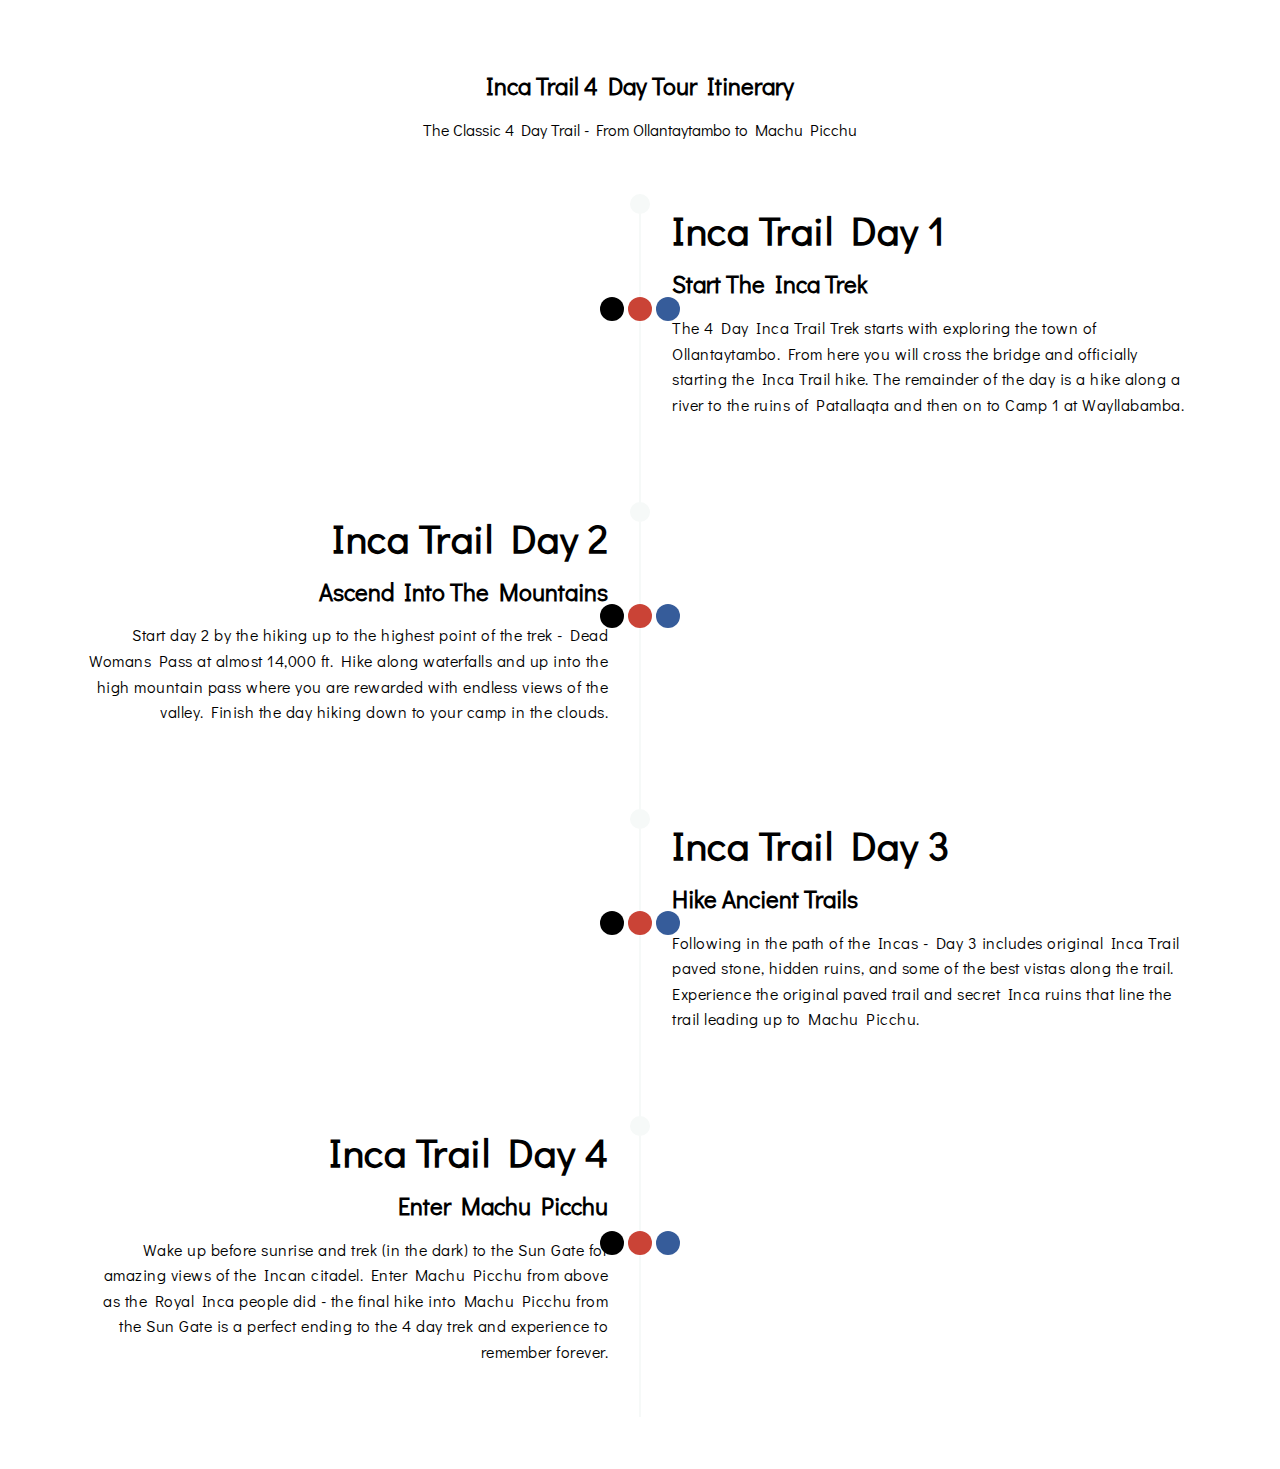
<file: timelinecopy.html>
<!DOCTYPE html>
<html amp="">
<head>

  <meta charset="UTF-8">
  <meta http-equiv="X-UA-Compatible" content="IE=edge">

  <meta name="twitter:card" content="summary_large_image">
  <meta name="twitter:image:src" content="">
  <meta property="og:image" content="">
  <meta name="twitter:title" content="Home">
  <meta name="viewport" content="width=device-width, initial-scale=1, minimum-scale=1">
  <meta name="description" content="">
  <meta name="amp-script-src" content="">

  <title>Home</title>

<link rel="canonical" href="./">
 <style amp-boilerplate="">body{-webkit-animation:-amp-start 8s steps(1,end) 0s 1 normal both;-moz-animation:-amp-start 8s steps(1,end) 0s 1 normal both;-ms-animation:-amp-start 8s steps(1,end) 0s 1 normal both;animation:-amp-start 8s steps(1,end) 0s 1 normal both}@-webkit-keyframes -amp-start{from{visibility:hidden}to{visibility:visible}}@-moz-keyframes -amp-start{from{visibility:hidden}to{visibility:visible}}@-ms-keyframes -amp-start{from{visibility:hidden}to{visibility:visible}}@-o-keyframes -amp-start{from{visibility:hidden}to{visibility:visible}}@keyframes -amp-start{from{visibility:hidden}to{visibility:visible}}</style>
<noscript><style amp-boilerplate>body{-webkit-animation:none;-moz-animation:none;-ms-animation:none;animation:none}</style></noscript>
<link href="https://fonts.googleapis.com/css?family=Didact+Gothic:400&display=swap" rel="stylesheet">

 <style amp-custom="">
div,span,h1,h2,h3,h4,h5,h6,p,blockquote,a,ol,ul,li,figcaption,textarea,input{font: inherit;}*{-webkit-box-sizing: border-box;box-sizing: border-box;outline: none;}*:focus{outline: none;}body{position: relative;font-style: normal;line-height: 1.5;color: #000000;}section{background-color: #ffffff;background-position: 50% 50%;background-repeat: no-repeat;background-size: cover;overflow: hidden;padding: 30px 0;}h1,h2,h3,h4,h5,h6{margin: 0;padding: 0;}p,li,blockquote{letter-spacing: 0.5px;line-height: 1.7;}ul,ol,blockquote,p{margin-bottom: 0;margin-top: 0;}a{cursor: pointer;}a,a:hover{text-decoration: none;}a.mbr-iconfont:hover{text-decoration: none;}h1,h2,h3,h4,h5,h6,.display-1,.display-2,.display-4,.display-5,.display-7{word-break: break-word;word-wrap: break-word;}b,strong{font-weight: bold;}blockquote{padding: 10px 0 10px 20px;position: relative;border-left: 3px solid;}input:-webkit-autofill,input:-webkit-autofill:hover,input:-webkit-autofill:focus,input:-webkit-autofill:active{-webkit-transition-delay: 9999s;transition-delay: 9999s;-webkit-transition-property: background-color,color;-o-transition-property: background-color,color;transition-property: background-color,color;}html,body{height: auto;min-height: 100vh;}.mbr-section-title{margin: 0;padding: 0;font-style: normal;line-height: 1.2;width: 100%;}.mbr-section-subtitle{line-height: 1.3;width: 100%;}.mbr-text{font-style: normal;line-height: 1.6;width: 100%;}.mbr-white{color: #ffffff;}.mbr-black{color: #000000;}.align-left{text-align: left;}.align-left .list-item{justify-content: flex-start;}.align-center{text-align: center;}.align-center .list-item{justify-content: center;}.align-right{text-align: right;}.align-right .list-item{justify-content: flex-end;}@media (max-width: 767px){.align-left,.align-center,.align-right{text-align: center;}.align-left .list-item,.align-center .list-item,.align-right .list-item{justify-content: center;}}.mbr-light{font-weight: 300;}.mbr-regular{font-weight: 400;}.mbr-semibold{font-weight: 500;}.mbr-bold{font-weight: 700;}.icons-list a{margin: 0 1rem 0 0;}.icons-list a:last-child{margin: 0;}.mbr-figure{align-self: center;}.hidden{visibility: hidden;}.super-hide{display: none;}.inactive{-webkit-user-select: none;-moz-user-select: none;-ms-user-select: none;user-select: none;pointer-events: none;-webkit-user-drag: none;user-drag: none;}.mbr-overlay{position: absolute;bottom: 0;left: 0;right: 0;top: 0;z-index: 0;}.map-placeholder{display: none;}.map-placeholder h4{padding-top: 5rem;color: #767676;text-align: center;}.google-map,.google-map iframe{position: relative;width: 100%;height: 400px;}@media (max-width: 992px){.google-map,.google-map iframe{padding: 0;margin: 0;}}amp-img{width: 100%;}amp-img img{max-height: 100%;max-width: 100%;}img.mbr-temp{width: 100%;}.rounded{border-radius: 50%;}.is-builder .nodisplay + img[async],.is-builder .nodisplay + img[decoding="async"],.is-builder amp-img > a + img[async],.is-builder amp-img > a + img[decoding="async"]{display: none;}html:not(.is-builder) amp-img > a{position: absolute;top: 0;bottom: 0;left: 0;right: 0;z-index: 1;}.is-builder .temp-amp-sizer{position: absolute;}.is-builder amp-youtube .temp-amp-sizer,.is-builder amp-vimeo .temp-amp-sizer{position: static;}.mobirise-spinner{position: absolute;top: 50%;left: 40%;margin-left: 10%;-webkit-transform: translate3d(-50%,-50%,0);z-index: 4;}.mobirise-spinner em{width: 24px;height: 24px;background: #3ac;border-radius: 100%;display: inline-block;-webkit-animation: slide 1s infinite;}.mobirise-spinner em:nth-child(1){-webkit-animation-delay: 0.1s;}.mobirise-spinner em:nth-child(2){-webkit-animation-delay: 0.2s;}.mobirise-spinner em:nth-child(3){-webkit-animation-delay: 0.3s;}@-moz-keyframes slide{0%{-webkit-transform: scale(1);}50%{opacity: 0.3;-webkit-transform: scale(2);}100%{-webkit-transform: scale(1);}}@-webkit-keyframes slide{0%{-webkit-transform: scale(1);}50%{opacity: 0.3;-webkit-transform: scale(2);}100%{-webkit-transform: scale(1);}}@-o-keyframes slide{0%{-webkit-transform: scale(1);}50%{opacity: 0.3;-webkit-transform: scale(2);}100%{-webkit-transform: scale(1);}}@keyframes slide{0%{-webkit-transform: scale(1);}50%{opacity: 0.3;-webkit-transform: scale(2);}100%{-webkit-transform: scale(1);}}.mobirise-loader .amp-active > div{display: none;}.iconfont-wrapper{display: inline-block;}.mbr-flex{display: flex;}.flex-wrap{flex-wrap: wrap;}.mbr-jc-s{justify-content: flex-start;}.mbr-jc-c{justify-content: center;}.mbr-jc-e{justify-content: flex-end;}.mbr-row-reverse{flex-direction: row-reverse;}.mbr-column{flex-direction: column;}amp-img,img{height: 100%;width: 100%;}.hidden-slide{display: none;}.visible-slide{display: flex;}section,.container,.container-fluid{position: relative;word-wrap: break-word;}.mbr-fullscreen .mbr-overlay{min-height: 100vh;}.mbr-fullscreen{display: flex;align-items: center;height: 100vh;min-height: 100vh;padding: 3rem 0;}.container{padding: 0 1rem;width: 100%;margin-right: auto;margin-left: auto;}@media (max-width: 767px){.container{max-width: 540px;}} @media (min-width: 768px){.container{max-width: 720px;}} @media (min-width: 992px){.container{max-width: 960px;}} @media (min-width: 1200px){.container{max-width: 1140px;}}.container-fluid{width: 100%;padding: 0 1rem;}.btn{position: relative;font-weight: 700;margin: 0.4rem 0.8rem;border: 2px solid;font-style: normal;white-space: normal;transition: all 0.2s ease-in-out,box-shadow 2s ease-in-out;display: inline-flex;align-items: center;justify-content: center;word-break: break-word;overflow: hidden;line-height: 1.5;letter-spacing: 1px;}.btn-form{padding: 1rem 2rem;}.btn-form:hover{cursor: pointer;}.btn{padding: 10px 30px;border-radius: 0;}.btn-sm{padding: 10px 30px;border-radius: 0;}.btn-md{padding: 10px 30px;border-radius: 0;}.btn-lg{padding: 10px 30px;border-radius: 0;}form .btn,form .mbr-section-btn{margin: 0;}.note-popover .btn:after{display: none;}.mbr-section-btn{margin: 0 -0.8rem;font-size: 0;}nav .mbr-section-btn{margin-left: 0rem;margin-right: 0rem;}.btn .mbr-iconfont,.btn.btn-md .mbr-iconfont{cursor: pointer;margin: 0 0.8rem 0 0;}.btn-sm .mbr-iconfont{margin: 0 0.5rem 0 0;}[type="submit"]{-webkit-appearance: none;}section.menu{min-height: 50px;overflow: visible;padding: 0;}.menu-container{display: flex;-webkit-box-pack: justify;-ms-flex-pack: justify;justify-content: space-between;align-items: center;min-height: 50px;}@media (max-width: 991px){.menu-container{max-width: 100%;padding: 0 2rem;}} @media (max-width: 767px){.menu-container{padding: 0 1rem;}}.navbar{z-index: 100;width: 100%;position: absolute;}.navbar-fixed-top{position: fixed;top: 0;}.navbar-brand{display: flex;align-items: center;word-break: break-word;z-index: 1;}.navbar-logo{margin: 0 0.8rem 0 0;}@media (max-width: 767px){.navbar-logo amp-img{max-height: 50px;max-width: 50px;}}.navbar-caption-wrap{display: flex;}.navbar .navbar-collapse{display: flex;-ms-flex-preferred-size: auto;flex-basis: auto;align-items: center;justify-content: flex-end;}@media (max-width: 991px){.navbar .navbar-collapse{display: none;position: absolute;top: 0;right: 0;height: 100vh;padding: 70px 2rem 1rem;z-index: 1;}}@media (max-width: 991px){.navbar.opened .navbar-collapse.show,.navbar.opened .navbar-collapse.collapsing{display: block;}.is-builder .navbar-collapse{position: fixed;}}.navbar-nav{list-style-type: none;display: flex;flex-wrap: wrap;padding-left: 0;min-width: 10rem;}@media (max-width: 991px){.navbar-nav{flex-direction: column;}} .navbar-nav .mbr-iconfont{margin: 0 0.2rem 0 0;}.nav-item{word-break: break-all;}.nav-link{display: flex;align-items: center;justify-content: center;}.nav-link,.navbar-caption{transition: all 0.2s;letter-spacing: 1px;}.nav-dropdown .dropdown-menu{min-width: 10rem;position: absolute;left: 0;padding: 1.25rem 0;}.nav-dropdown .dropdown-menu .dropdown-item{line-height: 2;display: flex;justify-content: center;align-items: center;padding: 0.25rem 1.5rem;white-space: nowrap;}.nav-dropdown .dropdown-menu .dropdown{position: relative;}.dropdown-menu .dropdown:hover > .dropdown-menu{opacity: 1;pointer-events: all;}.nav-dropdown .dropdown-submenu{top: 0;left: 100%;margin: 0;}.nav-item.dropdown{position: relative;}.nav-item.dropdown .dropdown-menu{opacity: 0;pointer-events: none;}.nav-item.dropdown:hover > .dropdown-menu{opacity: 1;pointer-events: all;}.link.dropdown-toggle:after{content: "";margin-left: 0.25rem;border-top: 0.35em solid;border-right: 0.35em solid transparent;border-left: 0.35em solid transparent;border-bottom: 0;}.navbar .dropdown.open > .dropdown-menu{display: block;}@media (max-width: 991px){.is-builder .nav-dropdown .dropdown-menu{position: relative;}.nav-dropdown .dropdown-submenu{left: 0;}.nav-dropdown .dropdown-menu .dropdown-item{padding: 0.25rem 1.5rem;margin: 0;justify-content: center;}.nav-dropdown .dropdown-menu .dropdown-item:after{right: auto;}.navbar.opened .dropdown-menu{top: 0;}}.navbar-buttons{display: flex;flex-wrap: wrap;align-items: center;justify-content: center;}@media (max-width: 991px){.navbar-buttons{flex-direction: column;}}.menu-social-list{display: flex;align-items: center;justify-content: center;flex-wrap: wrap;}.menu-social-list a{margin: 0 0.5rem;}.menu-social-list a span{font-size: 1rem;}button.navbar-toggler{position: absolute;right: 20px;top: 25px;width: 31px;height: 20px;cursor: pointer;-webkit-transition: all .2s;-o-transition: all .2s;transition: all .2s;-ms-flex-item-align: center;-ms-grid-row-align: center;align-self: center;}.hamburger span{position: absolute;right: 0;width: 30px;height: 2px;border-right: 5px;}.hamburger span:nth-child(1){top: 0;transition: all .2s;}.hamburger span:nth-child(2){top: 8px;transition: all .15s;}.hamburger span:nth-child(3){top: 8px;transition: all .15s;}.hamburger span:nth-child(4){top: 16px;transition: all .2s;}nav.opened .navbar-toggler:not(.hide) .hamburger span:nth-child(1){top: 8px;width: 0;opacity: 0;right: 50%;transition: all .2s;}nav.opened .navbar-toggler:not(.hide) .hamburger span:nth-child(2){-webkit-transform: rotate(45deg);transform: rotate(45deg);transition: all .25s;}nav.opened .navbar-toggler:not(.hide) .hamburger span:nth-child(3){-webkit-transform: rotate(-45deg);transform: rotate(-45deg);transition: all .25s;}nav.opened .navbar-toggler:not(.hide) .hamburger span:nth-child(4){top: 8px;width: 0;opacity: 0;right: 50%;transition: all .2s;}.ampstart-btn.hamburger{position: absolute;top: 25px;right: 15px;margin-left: auto;height: 20px;width: 30px;background: none;border: none;cursor: pointer;z-index: 1000;}@media (min-width: 992px){.ampstart-btn,amp-sidebar{display: none;}.dropdown-menu .dropdown-toggle:after{content: "";border-bottom: 0.35em solid transparent;border-left: 0.35em solid;border-right: 0;border-top: 0.35em solid transparent;margin-left: 0.3rem;margin-top: -0.3077em;position: absolute;right: 1.1538em;top: 50%;}}.close-sidebar{width: 30px;height: 30px;position: relative;cursor: pointer;background-color: transparent;border: none;}.close-sidebar span{position: absolute;left: 0;width: 30px;height: 2px;border-right: 5px;}.close-sidebar span:nth-child(1){transform: rotate(-45deg);}.close-sidebar span:nth-child(2){transform: rotate(45deg);}.builder-sidebar{position: relative;height: 100vh;min-width: 10rem;z-index: 1030;padding: 1rem 2rem;max-width: 20rem;}.builder-sidebar .dropdown:hover > .dropdown-menu{position: relative;text-align: center;}section.sidebar-open:before{content: '';position: fixed;top: 0;bottom: 0;right: 0;left: 0;background-color: rgba(0,0,0,0.2);z-index: 1040;}#sidebar{background: transparent;}.is-builder section.horizontal-menu .ampstart-btn{display: none;}.is-builder section.horizontal-menu .dropdown-menu{z-index: auto;opacity: 1;pointer-events: auto;}.is-builder .menu{overflow: visible;}.card-title{margin: 0;}.card{position: relative;background-color: transparent;border: none;border-radius: 0;width: 100%;padding: 0 1rem;}@media (max-width: 767px){.card:not(.last-child){padding-bottom: 2rem;}} .card .card-img{width: auto;border-radius: 0;}.card .card-wrapper{height: 100%;}@media (max-width: 767px){.card .card-wrapper{flex-direction: column;}} .card img{height: 100%;-o-object-fit: cover;object-fit: cover;-o-object-position: center;object-position: center;}.card-inner,.items-list{display: flex;flex-direction: column;}.items-list{list-style-type: none;padding: 0;}.items-list .list-item{padding: 1rem 2rem;}.card-head{padding: 1.5rem 2rem;}.card-price-wrap{padding: 1rem 2rem;}.card-button{padding: 1rem;margin: 0;}.timeline-wrap{position: relative;}.timeline-wrap .iconBackground{position: absolute;left: 50%;width: 20px;height: 20px;line-height: 30px;text-align: center;border-radius: 50%;font-size: 30px;display: inline-block;background-color: #232323;top: 20px;margin: 0 0 0 -10px;}@media (max-width: 767px){.timeline-wrap .iconBackground{left: 0;}}.separline{position: relative;}@media (max-width: 767px){.separline:not(.last-child){padding-bottom: 2rem;}} .separline:before{position: absolute;content: "";width: 2px;background-color: #232323;left: calc(50% - 1px);height: calc(100% - 20px);top: 40px;}@media (max-width: 767px){.separline:before{left: 0;}}.gallery-img-wrap{position: relative;height: 100%;}.gallery-img-wrap:hover{cursor: pointer;}.gallery-img-wrap:hover .icon-wrap,.gallery-img-wrap:hover .caption-on-hover{opacity: 1;}.gallery-img-wrap:hover:after{opacity: .5;}.gallery-img-wrap amp-img{height: 100%;}.gallery-img-wrap:after{content: "";position: absolute;top: 0;bottom: 0;left: 0;right: 0;background: #000;opacity: 0;transition: opacity 0.3s;pointer-events: none;}.gallery-img-wrap .icon-wrap,.gallery-img-wrap .img-caption{z-index: 3;pointer-events: none;position: absolute;}.gallery-img-wrap .icon-wrap,.gallery-img-wrap .caption-on-hover{opacity: 0;transition: opacity 0.3s;}.gallery-img-wrap .icon-wrap{left: 50%;top: 50%;transform: translate(-50%,-50%);background-color: #fff;padding: .5rem;border-radius: 50%;}.gallery-img-wrap .amp-iconfont{color: #000;font-size: 1rem;width: 1rem;display: block;}.gallery-img-wrap .img-caption{left: 0;right: 0;}.gallery-img-wrap .img-caption.caption-top{top: 0;}.gallery-img-wrap .img-caption.caption-bottom{bottom: 0;}.gallery-img-wrap .img-caption:not(.caption-on-hover):after{content: "";position: absolute;top: 0;left: 0;right: 0;height: 100%;transition: opacity 0.3s;z-index: -1;pointer-events: none;}@media (max-width: 767px){.gallery-img-wrap:after,.gallery-img-wrap:hover:after,.gallery-img-wrap .icon-wrap{display: none;}.gallery-img-wrap .caption-on-hover{opacity: 1;}}.is-builder .gallery-img-wrap .icon-wrap,.is-builder .gallery-img-wrap .img-caption > *{pointer-events: all;}.amp-carousel-button,.dots-wrapper .dots span{transition: all 0.4s;cursor: pointer;outline: none;}.amp-carousel-button{border-radius: 50%;border: 10px transparent solid;transform: scale(1.5) translateY(-50%);height: 45px;width: 45px;}.amp-carousel-button:hover{opacity: 1;}.amp-carousel-button-next{background-position: 75% 50%;}.amp-carousel-button-prev{background-position: 25% 50%;}.dots-wrapper .dots{margin: 4px 4px;display: inline-block;}.dots-wrapper .dots span{opacity: 0.5;border-radius: 12px;display: block;height: 12px;width: 12px;border: 6px solid #cccccc;}.dots-wrapper .dots span:hover,.dots-wrapper .dots span.current{opacity: 1;}button.btn-img{cursor: pointer;}.is-builder .preview button.btn-img{opacity: 0.5;position: relative;pointer-events: none;}amp-image-lightbox,.lightbox{background: rgba(0,0,0,0.8);display: flex;flex-wrap: wrap;align-items: center;justify-content: center;width: 100%;height: 100%;overflow: auto;}amp-image-lightbox a.control,.lightbox a.control{position: absolute;cursor: default;top: 0;right: 0;}amp-image-lightbox .close,.lightbox .close{background: none;border: none;position: absolute;top: 15px;right: 25px;width: 32px;height: 32px;cursor: pointer;z-index: 1000;}amp-image-lightbox .close:before,amp-image-lightbox .close:after,.lightbox .close:before,.lightbox .close:after{position: absolute;top: 0;right: 15px;content: ' ';height: 32px;width: 2px;background-color: #fff;}amp-image-lightbox .close:before,.lightbox .close:before{transform: rotate(45deg);}amp-image-lightbox .close:after,.lightbox .close:after{transform: rotate(-45deg);}amp-image-lightbox .video-block,.lightbox .video-block{width: 100%;}div[submit-success] > *,div[submit-error] > *{padding: 1rem;margin-bottom: 1rem;}.form-block{z-index: 1;background-color: transparent;padding: 3rem;position: relative;overflow: hidden;}.form-block .mbr-overlay{z-index: -1;}@media (max-width: 991px){.form-block{padding: 1rem;}}form input,form textarea,form select{padding: 11px 1rem;line-height: 1.6;width: 100%;background: #ffffff;border-width: 1px;border-style: solid;border-color: #efefef;border-radius: 0;color: #000000;}form input[type="checkbox"],form input[type="radio"]{border: none;background: none;width: auto;}form .field{padding-bottom: 0.5rem;padding-top: 0.5rem;}form textarea.field-input{height: 200px;}form .fieldset{display: flex;justify-content: center;flex-wrap: wrap;align-items: center;}textarea[type="hidden"]{display: none;}.form-check{margin-bottom: 0;}.form-check-label{padding-left: 0;}.form-check-input{position: relative;margin: 4px;}.form-check-inline{display: -webkit-inline-box;display: -ms-inline-flexbox;display: inline-flex;-webkit-box-align: center;-ms-flex-align: center;align-items: center;padding-left: 0;margin-right: .75rem;}.mbr-row,.mbr-form-row{display: -webkit-box;display: -ms-flexbox;display: flex;-ms-flex-wrap: wrap;flex-wrap: wrap;margin-left: -1rem;margin-right: -1rem;}.mbr-form-row{margin-left: -0.5rem;margin-right: -0.5rem;}.mbr-form-row > [class*="mbr-col"]{padding-left: 0.5rem;padding-right: 0.5rem;}@media (max-width: 767px){.mbr-col,.mbr-col-auto{padding-right: 1rem;padding-left: 1rem;}.mbr-col-sm-12{-ms-flex: 0 0 100%;-webkit-box-flex: 0;flex: 0 0 100%;max-width: 100%;padding-right: 1rem;padding-left: 1rem;}}@media (min-width: 768px){.mbr-col,.mbr-col-auto{padding-right: 1rem;padding-left: 1rem;}.mbr-col-md-2{-ms-flex: 0 0 16.6666666667%;-webkit-box-flex: 0;flex: 0 0 16.6666666667%;max-width: 16.6666666667%;padding-right: 1rem;padding-left: 1rem;}.mbr-col-md-3{-ms-flex: 0 0 25%;-webkit-box-flex: 0;flex: 0 0 25%;max-width: 25%;padding-right: 1rem;padding-left: 1rem;}.mbr-col-md-4{-ms-flex: 0 0 33.3333333333%;-webkit-box-flex: 0;flex: 0 0 33.3333333333%;max-width: 33.3333333333%;padding-right: 1rem;padding-left: 1rem;}.mbr-col-md-5{-ms-flex: 0 0 41.6666666667%;-webkit-box-flex: 0;flex: 0 0 41.6666666667%;max-width: 41.6666666667%;padding-right: 1rem;padding-left: 1rem;}.mbr-col-md-6{-ms-flex: 0 0 50%;-webkit-box-flex: 0;flex: 0 0 50%;max-width: 50%;padding-right: 1rem;padding-left: 1rem;}.mbr-col-md-7{-ms-flex: 0 0 58.3333333333%;-webkit-box-flex: 0;flex: 0 0 58.3333333333%;max-width: 58.3333333333%;padding-right: 1rem;padding-left: 1rem;}.mbr-col-md-8{-ms-flex: 0 0 66.6666666667%;-webkit-box-flex: 0;flex: 0 0 66.6666666667%;max-width: 66.6666666667%;padding-right: 1rem;padding-left: 1rem;}.mbr-col-md-10{-ms-flex: 0 0 83.3333333333%;-webkit-box-flex: 0;flex: 0 0 83.3333333333%;max-width: 83.3333333333%;padding-right: 1rem;padding-left: 1rem;}.mbr-col-md-12{-ms-flex: 0 0 100%;-webkit-box-flex: 0;flex: 0 0 100%;max-width: 100%;padding-right: 1rem;padding-left: 1rem;}}.mbr-col{-ms-flex: 1 1 auto;-webkit-box-flex: 1;flex: 1 1 auto;max-width: 100%;}.mbr-col-auto{-ms-flex: 0 0 auto;flex: 0 0 auto;width: auto;}@media (min-width: 992px){.mbr-col,.mbr-col-auto{padding-right: 1rem;padding-left: 1rem;}.mbr-col-lg-2{-ms-flex: 0 0 16.6666666667%;-webkit-box-flex: 0;flex: 0 0 16.6666666667%;max-width: 16.6666666667%;padding-right: 1rem;padding-left: 1rem;}.mbr-col-lg-3{-ms-flex: 0 0 25%;-webkit-box-flex: 0;flex: 0 0 25%;max-width: 25%;padding-right: 1rem;padding-left: 1rem;}.mbr-col-lg-4{-ms-flex: 0 0 33.3333333333%;-webkit-box-flex: 0;flex: 0 0 33.3333333333%;max-width: 33.3333333333%;padding-right: 1rem;padding-left: 1rem;}.mbr-col-lg-5{-ms-flex: 0 0 41.6666666667%;-webkit-box-flex: 0;flex: 0 0 41.6666666667%;max-width: 41.6666666667%;padding-right: 1rem;padding-left: 1rem;}.mbr-col-lg-6{-ms-flex: 0 0 50%;-webkit-box-flex: 0;flex: 0 0 50%;max-width: 50%;padding-right: 1rem;padding-left: 1rem;}.mbr-col-lg-7{-ms-flex: 0 0 58.3333333333%;-webkit-box-flex: 0;flex: 0 0 58.3333333333%;max-width: 58.3333333333%;padding-right: 1rem;padding-left: 1rem;}.mbr-col-lg-8{-ms-flex: 0 0 66.6666666667%;-webkit-box-flex: 0;flex: 0 0 66.6666666667%;max-width: 66.6666666667%;padding-right: 1rem;padding-left: 1rem;}.mbr-col-lg-9{-ms-flex: 0 0 75%;-webkit-box-flex: 0;flex: 0 0 75%;max-width: 75%;padding-right: 1rem;padding-left: 1rem;}.mbr-col-lg-10{-ms-flex: 0 0 83.3333333333%;-webkit-box-flex: 0;flex: 0 0 83.3333333333%;max-width: 83.3333333333%;padding-right: 1rem;padding-left: 1rem;}.mbr-col-lg-12{-ms-flex: 0 0 100%;-webkit-box-flex: 0;flex: 0 0 100%;max-width: 100%;padding-right: 1rem;padding-left: 1rem;}}@media (min-width: 992px){.lg-pb{padding-bottom: 3rem;}}@media (max-width: 991px){.md-pb{padding-bottom: 2rem;}}.mbr-pt-1,.mbr-py-1{padding-top: 0.5rem;}.mbr-pb-1,.mbr-py-1{padding-bottom: 0.5rem;}.mbr-px-1{padding-left: 0.5rem;padding-right: 0.5rem;}.mbr-p-1{padding: 0.5rem;}.mbr-pt-2,.mbr-py-2{padding-top: 1rem;}.mbr-pb-2,.mbr-py-2{padding-bottom: 1rem;}.mbr-px-2{padding-left: 1rem;padding-right: 1rem;}.mbr-p-2{padding: 1rem;}.mbr-pt-3,.mbr-py-3{padding-top: 1.5rem;}.mbr-pb-3,.mbr-py-3{padding-bottom: 1.5rem;}.mbr-px-3{padding-left: 1.5rem;padding-right: 1.5rem;}.mbr-p-3{padding: 1.5rem;}.mbr-pt-4,.mbr-py-4{padding-top: 2rem;}.mbr-pb-4,.mbr-py-4{padding-bottom: 2rem;}.mbr-px-4{padding-left: 2rem;padding-right: 2rem;}.mbr-p-4{padding: 2rem;}.mbr-pt-5,.mbr-py-5{padding-top: 3rem;}.mbr-pb-5,.mbr-py-5{padding-bottom: 3rem;}.mbr-px-5{padding-left: 3rem;padding-right: 3rem;}.mbr-p-5{padding: 3rem;}@media (max-width: 991px){.mbr-p-3,.mbr-p-4,.mbr-p-5{padding: 1rem;}.mbr-px-4,.mbr-px-5{padding-left: 1rem;padding-right: 1rem;}.mbr-py-3,.mbr-py-4,.mbr-py-5{padding-top: 1rem;padding-bottom: 1rem;}}.mbr-ml-auto{margin-left: auto;}.mbr-mr-auto{margin-right: auto;}.mbr-m-auto{margin: auto;}#scrollToTopMarker{position: absolute;width: 0px;height: 0px;top: 300px;}#scrollToTopButton{position: fixed;bottom: 25px;right: 25px;opacity: .4;z-index: 5000;font-size: 32px;height: 60px;width: 60px;border: none;border-radius: 3px;cursor: pointer;}#scrollToTopButton:focus{outline: none;}#scrollToTopButton a:before{content: '';position: absolute;height: 40%;top: 36%;width: 2px;left: calc(50% - 1px);}#scrollToTopButton a:after{content: '';position: absolute;border-top: 2px solid;border-right: 2px solid;width: 40%;height: 40%;left: calc(30% - 1px);bottom: 30%;transform: rotate(-45deg);}.is-builder #scrollToTopButton a:after{left: 30%;}form input,form textarea,form select{transition: .4s;}form input:hover,form input:focus,form textarea:hover,form textarea:focus,form select:hover,form select:focus{outline: none;border-color: #000000;}.text-upper{text-transform: uppercase;}@media (min-width: 991px){.mbr-col{min-width: 50%;}}@media (max-width: 991px){.mbr-col{min-width: 100%;}}
body{font-family: Didact Gothic;}blockquote{border-color: #000000;}div[submit-success]{background: #365c9a;color: #ffffff;}div[submit-error]{background: #b2ccd2;color: #000000;}.display-1{font-family: 'Didact Gothic',sans-serif;font-size: 3.2rem;line-height: 1.2;}.display-2{font-family: 'Didact Gothic',sans-serif;font-size: 2.5rem;line-height: 1.2;}.display-4{font-family: 'Didact Gothic',sans-serif;font-size: 0.85rem;line-height: 1.4;}.display-5{font-family: 'Didact Gothic',sans-serif;font-size: 1.5rem;line-height: 1.2;}.display-7{font-family: 'Didact Gothic',sans-serif;font-size: 1rem;line-height: 1.6;}.form-block input,.form-block textarea{font-family: 'Didact Gothic',sans-serif;font-size: 1rem;line-height: 1.6;}@media (max-width: 768px){.display-1{font-size: 2.56rem;font-size: calc( 1.77rem + (3.2 - 1.77) * ((100vw - 20rem) / (48 - 20)));line-height: calc( 1.4 * (1.77rem + (3.2 - 1.77) * ((100vw - 20rem) / (48 - 20))));}.display-2{font-size: 2rem;font-size: calc( 1.525rem + (2.5 - 1.525) * ((100vw - 20rem) / (48 - 20)));line-height: calc( 1.4 * (1.525rem + (2.5 - 1.525) * ((100vw - 20rem) / (48 - 20))));}.display-4{font-size: 0.68rem;font-size: calc( 0.9475rem + (0.85 - 0.9475) * ((100vw - 20rem) / (48 - 20)));line-height: calc( 1.4 * (0.9475rem + (0.85 - 0.9475) * ((100vw - 20rem) / (48 - 20))));}.display-5{font-size: 1.2rem;font-size: calc( 1.175rem + (1.5 - 1.175) * ((100vw - 20rem) / (48 - 20)));line-height: calc( 1.4 * (1.175rem + (1.5 - 1.175) * ((100vw - 20rem) / (48 - 20))));}.display-7{font-size: 0.8rem;font-size: calc( 1rem + (1 - 1) * ((100vw - 20rem) / (48 - 20)));line-height: calc( 1.4 * (1rem + (1 - 1) * ((100vw - 20rem) / (48 - 20))));}}.display-1 .mbr-iconfont-btn{font-size: 3.2rem;width: 3.2rem;}.display-2 .mbr-iconfont-btn{font-size: 2.5rem;width: 2.5rem;}.display-4 .mbr-iconfont-btn{font-size: 0.85rem;width: 0.85rem;}.display-5 .mbr-iconfont-btn{font-size: 1.5rem;width: 1.5rem;}.display-7 .mbr-iconfont-btn{font-size: 1rem;width: 1rem;}.bg-primary{background-color: #000000;}.bg-success{background-color: #365c9a;}.bg-info{background-color: #e96188;}.bg-warning{background-color: #fac769;}.bg-danger{background-color: #b2ccd2;}.btn-secondary,.btn-secondary:active,.btn-secondary.active{background-color: #ca4336;border-color: #ca4336;color: #ffffff;}.btn-secondary:hover,.btn-secondary:focus,.btn-secondary.focus{background-color: #7a2820;border-color: #7a2820;color: #ffffff;}.btn-secondary.disabled,.btn-secondary:disabled{color: #ffffff;background-color: #7a2820;border-color: #7a2820;}.btn-info,.btn-info:active,.btn-info.active{background-color: #e96188;border-color: #e96188;color: #ffffff;}.btn-info:hover,.btn-info:focus,.btn-info.focus{background-color: #c81c4d;border-color: #c81c4d;color: #ffffff;}.btn-info.disabled,.btn-info:disabled{color: #ffffff;background-color: #c81c4d;border-color: #c81c4d;}.btn-success,.btn-success:active,.btn-success.active{background-color: #365c9a;border-color: #365c9a;color: #ffffff;}.btn-success:hover,.btn-success:focus,.btn-success.focus{background-color: #1c2f4e;border-color: #1c2f4e;color: #ffffff;}.btn-success.disabled,.btn-success:disabled{color: #ffffff;background-color: #1c2f4e;border-color: #1c2f4e;}.btn-warning,.btn-warning:active,.btn-warning.active{background-color: #fac769;border-color: #fac769;color: #614003;}.btn-warning:hover,.btn-warning:focus,.btn-warning.focus{background-color: #f5a208;border-color: #f5a208;color: #614003;}.btn-warning.disabled,.btn-warning:disabled{color: #614003;background-color: #f5a208;border-color: #f5a208;}.btn-danger,.btn-danger:active,.btn-danger.active{background-color: #b2ccd2;border-color: #b2ccd2;color: #ffffff;}.btn-danger:hover,.btn-danger:focus,.btn-danger.focus{background-color: #72a1ac;border-color: #72a1ac;color: #ffffff;}.btn-danger.disabled,.btn-danger:disabled{color: #ffffff;background-color: #72a1ac;border-color: #72a1ac;}.btn-primary,.btn-primary:active,.btn-primary.active{background-color: #000000;border-color: #000000;color: #ffffff;}.btn-primary:hover,.btn-primary:focus,.btn-primary.focus{background-color: #000000;border-color: #000000;color: #ffffff;}.btn-primary.disabled,.btn-primary:disabled{color: #ffffff;background-color: #000000;border-color: #000000;}.btn-black,.btn-black:active,.btn-black.active{background-color: #010101;border-color: #010101;color: #ffffff;}.btn-black:hover,.btn-black:focus,.btn-black.focus{background-color: #000000;border-color: #000000;color: #ffffff;}.btn-black.disabled,.btn-black:disabled{color: #ffffff;background-color: #000000;border-color: #000000;}.btn-white,.btn-white:active,.btn-white.active{background-color: #fcfcfc;border-color: #fcfcfc;color: #7d7d7d;}.btn-white:hover,.btn-white:focus,.btn-white.focus{background-color: #c9c9c9;border-color: #c9c9c9;color: #7d7d7d;}.btn-white.disabled,.btn-white:disabled{color: #7d7d7d;background-color: #c9c9c9;border-color: #c9c9c9;}.btn-primary-outline,.btn-primary-outline:active,.btn-primary-outline.active{background: none;border-color: #000000;color: #000000;}.btn-primary-outline:hover,.btn-primary-outline:focus,.btn-primary-outline.focus{color: #ffffff;background-color: #000000;border-color: #000000;}.btn-primary-outline.disabled,.btn-primary-outline:disabled{color: #ffffff;background-color: #000000;border-color: #000000;}.btn-secondary-outline,.btn-secondary-outline:active,.btn-secondary-outline.active{background: none;border-color: #ca4336;color: #ca4336;}.btn-secondary-outline:hover,.btn-secondary-outline:focus,.btn-secondary-outline.focus{color: #ffffff;background-color: #ca4336;border-color: #ca4336;}.btn-secondary-outline.disabled,.btn-secondary-outline:disabled{color: #ffffff;background-color: #ca4336;border-color: #ca4336;}.btn-info-outline,.btn-info-outline:active,.btn-info-outline.active{background: none;border-color: #e96188;color: #e96188;}.btn-info-outline:hover,.btn-info-outline:focus,.btn-info-outline.focus{color: #ffffff;background-color: #e96188;border-color: #e96188;}.btn-info-outline.disabled,.btn-info-outline:disabled{color: #ffffff;background-color: #e96188;border-color: #e96188;}.btn-success-outline,.btn-success-outline:active,.btn-success-outline.active{background: none;border-color: #365c9a;color: #365c9a;}.btn-success-outline:hover,.btn-success-outline:focus,.btn-success-outline.focus{color: #ffffff;background-color: #365c9a;border-color: #365c9a;}.btn-success-outline.disabled,.btn-success-outline:disabled{color: #ffffff;background-color: #365c9a;border-color: #365c9a;}.btn-warning-outline,.btn-warning-outline:active,.btn-warning-outline.active{background: none;border-color: #fac769;color: #fac769;}.btn-warning-outline:hover,.btn-warning-outline:focus,.btn-warning-outline.focus{color: #614003;background-color: #fac769;border-color: #fac769;}.btn-warning-outline.disabled,.btn-warning-outline:disabled{color: #614003;background-color: #fac769;border-color: #fac769;}.btn-danger-outline,.btn-danger-outline:active,.btn-danger-outline.active{background: none;border-color: #b2ccd2;color: #b2ccd2;}.btn-danger-outline:hover,.btn-danger-outline:focus,.btn-danger-outline.focus{color: #ffffff;background-color: #b2ccd2;border-color: #b2ccd2;}.btn-danger-outline.disabled,.btn-danger-outline:disabled{color: #ffffff;background-color: #b2ccd2;border-color: #b2ccd2;}.btn-black-outline,.btn-black-outline:active,.btn-black-outline.active{background: none;border-color: #010101;color: #010101;}.btn-black-outline:hover,.btn-black-outline:focus,.btn-black-outline.focus{color: #ffffff;background-color: #010101;border-color: #010101;}.btn-black-outline.disabled,.btn-black-outline:disabled{color: #ffffff;background-color: #010101;border-color: #010101;}.btn-white-outline,.btn-white-outline:active,.btn-white-outline.active{background: none;border-color: #fcfcfc;color: #fcfcfc;}.btn-white-outline:hover,.btn-white-outline:focus,.btn-white-outline.focus{color: #7d7d7d;background-color: #fcfcfc;border-color: #fcfcfc;}.btn-white-outline.disabled,.btn-white-outline:disabled{color: #7d7d7d;background-color: #fcfcfc;border-color: #fcfcfc;}.text-primary{color: #000000;}.text-secondary{color: #ca4336;}.text-success{color: #365c9a;}.text-info{color: #e96188;}.text-warning{color: #fac769;}.text-danger{color: #b2ccd2;}.text-white{color: #fcfcfc;}.text-black{color: #010101;}a[class*="text-"],.amp-iconfont,.mbr-iconfont{transition: 0.2s ease-in-out;}.amp-iconfont{color: #000000;}a.text-primary:hover,a.text-primary:focus{color: #000000;}a.text-secondary:hover,a.text-secondary:focus{color: #521b15;}a.text-success:hover,a.text-success:focus{color: #0e1829;}a.text-info:hover,a.text-info:focus{color: #9b163c;}a.text-warning:hover,a.text-warning:focus{color: #c38107;}a.text-danger:hover,a.text-danger:focus{color: #578994;}a.text-white:hover,a.text-white:focus{color: #e6e6e6;}a.text-black:hover,a.text-black:focus{color: #cccccc;}.alert-success{background-color: #365c9a;}.alert-info{background-color: #e96188;}.alert-warning{background-color: #fac769;}.alert-danger{background-color: #b2ccd2;}.mbr-plan-header.bg-primary .mbr-plan-subtitle,.mbr-plan-header.bg-primary .mbr-plan-price-desc{color: #b3b3b3;}.mbr-plan-header.bg-success .mbr-plan-subtitle,.mbr-plan-header.bg-success .mbr-plan-price-desc{color: #7e9ed2;}.mbr-plan-header.bg-info .mbr-plan-subtitle,.mbr-plan-header.bg-info .mbr-plan-price-desc{color: #ffffff;}.mbr-plan-header.bg-warning .mbr-plan-subtitle,.mbr-plan-header.bg-warning .mbr-plan-price-desc{color: #ffffff;}.mbr-plan-header.bg-danger .mbr-plan-subtitle,.mbr-plan-header.bg-danger .mbr-plan-price-desc{color: #ffffff;}amp-carousel{overflow: hidden;}.mobirise-spinner em:nth-child(1){background: #000000;}.mobirise-spinner em:nth-child(2){background: #ca4336;}.mobirise-spinner em:nth-child(3){background: #365c9a;}#scrollToTopMarker{display: none;}#scrollToTopButton{background-color: #000000;}#scrollToTopButton a:before{background: #ffffff;}#scrollToTopButton a:after{border-top-color: #ffffff;border-right-color: #ffffff;}.cid-tatsfEhRtk{padding-top: 4rem;padding-bottom: 4rem;background-color: #ffffff;}.cid-tatsfEhRtk .iconBackground{z-index: 1;background-color: #f6f9f8;}.cid-tatsfEhRtk .iconBackground,.cid-tatsfEhRtk .mbr-timeline-title,.cid-tatsfEhRtk .timeline-item-panel{transition: 0.5s;}.cid-tatsfEhRtk .timeline-wrap:hover .iconBackground{background-color: #e12dc8;transform: scale(1.2);}.cid-tatsfEhRtk .timeline-wrap:hover .mbr-timeline-title{color: #e12dc8;}.cid-tatsfEhRtk .timeline-element:nth-child(odd):hover .timeline-item-panel{transform: translateX(15px);}.cid-tatsfEhRtk .timeline-element:nth-child(even):hover .timeline-item-panel{transform: translateX(-15px);}.cid-tatsfEhRtk .separline:before{background-color: #f6f9f8;}.cid-tatsfEhRtk .timeline-wrap{width: 100%;}.cid-tatsfEhRtk .timeline-img-wrap{display: inline-block;}.cid-tatsfEhRtk .timeline-element:nth-child(odd) .timeline-img-panel{margin-right: 2rem;}.cid-tatsfEhRtk .timeline-element:nth-child(odd) .timeline-item-panel{margin-left: 2rem;}.cid-tatsfEhRtk .timeline-element:nth-child(even) .timeline-img-panel{margin-left: 2rem;}.cid-tatsfEhRtk .timeline-element:nth-child(even) .timeline-item-panel{margin-right: 2rem;}@media (min-width: 768px){.cid-tatsfEhRtk .mbr-col-md-6{padding: 0;}}@media (max-width: 767px){.cid-tatsfEhRtk .timelines-container .timeline-element .timeline-wrap{height: 100%;flex-direction: column;}.cid-tatsfEhRtk .timelines-container .timeline-element .timeline-wrap .timeline-img-panel{width: 100%;margin: 0;margin-bottom: 1rem;}.cid-tatsfEhRtk .timelines-container .timeline-element .timeline-wrap .timeline-item-panel{width: 100%;margin: 0;}}.cid-tatsfEhRtk .reverseTimeline{display: flex;flex-direction: column-reverse;}
[class*="-iconfont"]{display: inline-flex;}</style>

  <script async="" src="https://cdn.ampproject.org/v0.js"></script>
  <script async="" custom-element="amp-analytics" src="https://cdn.ampproject.org/v0/amp-analytics-0.1.js"></script>
  <script async="" custom-element="amp-lightbox" src="https://cdn.ampproject.org/v0/amp-lightbox-0.1.js"></script>




</head>
<body>

  <section class="timeline1 cid-tatsfEhRtk" id="timeline1-0">
    <div class="container">
        <div class="title align-center">
            <h3 class="mbr-section-title mbr-fonts-style mbr-bold display-5 mbr-pb-2">Inca Trail 4 Day Tour Itinerary</h3>
            <h4 class="mbr-section-subtitle mbr-fonts-style display-7">The Classic 4 Day Trail - From Ollantaytambo to Machu Picchu</h4>
        </div>
        <div class="timelines-container mbr-pt-4">
            <!--1-->
            <div class="timeline-element separline mbr-pb-4">
                <div class="timeline-wrap mbr-flex">
                    <div class="timeline-img-wrap mbr-col-sm-12 mbr-col-md-6 mbr-flex align-right">
                        <div class="timeline-img-panel">
                            <amp-img class="mobirise-loader timeline-img" src="./assets/images/trail-entrance-600x367.jpg" layout="responsive" height="319.281" width="521.9852861035422" alt="Inca Trail Starting Sign">
                                <div placeholder="" class="placeholder">
                                <div class="mobirise-spinner">
                                    <em></em>
                                    <em></em>
                                    <em></em>
                                </div></div>

                            </amp-img>
                        </div>
                    </div>
                    <div class="timeline-item-wrap mbr-col-sm-12 mbr-col-md-6 mbr-flex mbr-column align-left">
                        <div class="timeline-item-panel">
                            <div class="timeline-item mbr-pt-4 mbr-pb-4">
                                <div class="timeline-date-wrap">
                                    <div class="timeline-date-panel">
                                        <p class="timeline-date mbr-fonts-style mbr-bold display-2 mbr-pb-2">Inca Trail Day 1</p>
                                    </div>
                                </div>
                                <div class="timeline-text-wrap">
                                    <div class="timeline-text-content">
                                        <h4 class="mbr-timeline-title mbr-fonts-style mbr-bold mbr-pb-2 display-5">Start The Inca Trek</h4>
                                        <p class="mbr-timeline-text mbr-fonts-style display-7">The 4 Day Inca Trail Trek starts with exploring the town of Ollantaytambo. From here you will cross the bridge and officially starting the Inca Trail hike. The remainder of the day is a hike along a river to the ruins of Patallaqta and then on to Camp 1 at Wayllabamba.</p>
                                    </div>
                                </div>
                            </div>
                        </div>
                    </div>
                    <span class="iconBackground"></span>
                </div>
            </div>
            <!--2-->
            <div class="timeline-element separline mbr-pb-4">
                <div class="timeline-wrap mbr-flex mbr-row-reverse">
                    <div class="timeline-img-wrap mbr-col-sm-12 mbr-col-md-6 mbr-flex align-left">
                        <div class="timeline-img-panel">
                            <amp-img class="mobirise-loader timeline-img" src="./assets/images/deadwomanspass-sm-600x600.jpg" layout="responsive" height="522" width="522" alt="Dead Womans Pass">
                                <div placeholder="" class="placeholder">
                                <div class="mobirise-spinner">
                                    <em></em>
                                    <em></em>
                                    <em></em>
                                </div></div>

                            </amp-img>
                        </div>
                    </div>
                    <div class="timeline-item-wrap mbr-col-sm-12 mbr-col-md-6 mbr-flex mbr-column align-right">
                        <div class="timeline-item-panel">
                            <div class="timeline-item mbr-pt-4 mbr-pb-4">
                                <div class="timeline-date-wrap">
                                    <div class="timeline-date-panel">
                                        <p class="timeline-date mbr-fonts-style mbr-bold display-2 mbr-pb-2">Inca Trail Day 2</p>
                                    </div>
                                </div>
                                <div class="timeline-text-wrap">
                                    <div class="timeline-text-content">
                                        <h4 class="mbr-timeline-title mbr-fonts-style mbr-bold mbr-pb-2 display-5">Ascend Into The Mountains</h4>
                                        <p class="mbr-timeline-text mbr-fonts-style display-7">Start day 2 by the hiking up to the highest point of the trek - Dead Womans Pass at almost 14,000 ft. Hike along waterfalls and up into the high mountain pass where you are rewarded with endless views of the valley. Finish the day hiking down to your camp  in the clouds.</p>
                                    </div>
                                </div>
                            </div>
                        </div>
                    </div>
                    <span class="iconBackground"></span>
                </div>
            </div>
            <!--3-->
            <div class="timeline-element separline mbr-pb-4">
                <div class="timeline-wrap mbr-flex">
                    <div class="timeline-img-wrap mbr-col-sm-12 mbr-col-md-6 mbr-flex align-right">
                        <div class="timeline-img-panel">
                            <amp-img class="mobirise-loader timeline-img" src="./assets/images/original-trails-600x600.jpg" layout="responsive" height="522" width="522" alt="Original Paved Inca Trails">
                                <div placeholder="" class="placeholder">
                                <div class="mobirise-spinner">
                                    <em></em>
                                    <em></em>
                                    <em></em>
                                </div></div>

                            </amp-img>
                        </div>
                    </div>
                    <div class="timeline-item-wrap mbr-col-sm-12 mbr-col-md-6 mbr-flex mbr-column align-left">
                        <div class="timeline-item-panel">
                            <div class="timeline-item mbr-pt-4 mbr-pb-4">
                                <div class="timeline-date-wrap">
                                    <div class="timeline-date-panel">
                                        <p class="timeline-date mbr-fonts-style mbr-bold display-2 mbr-pb-2">Inca Trail Day 3</p>
                                    </div>
                                </div>
                                <div class="timeline-text-wrap">
                                    <div class="timeline-text-content">
                                        <h4 class="mbr-timeline-title mbr-fonts-style mbr-bold mbr-pb-2 display-5">Hike Ancient Trails</h4>
                                        <p class="mbr-timeline-text mbr-fonts-style display-7">Following in the path of the Incas - Day 3 includes original Inca Trail paved stone, hidden ruins, and some of the best vistas along the trail. Experience the original paved trail and secret Inca ruins that line the trail leading up to Machu Picchu.</p>
                                    </div>
                                </div>
                            </div>
                        </div>
                    </div>
                    <span class="iconBackground"></span>
                </div>
            </div>
            <!--4-->
            <div class="timeline-element separline last-child">
                <div class="timeline-wrap mbr-flex mbr-row-reverse">
                    <div class="timeline-img-wrap mbr-col-sm-12 mbr-col-md-6 mbr-flex align-left">
                        <div class="timeline-img-panel">
                            <amp-img class="mobirise-loader timeline-img" src="./assets/images/entermachupicchu-sm-415x600.jpg" layout="responsive" height="754.688" width="521.9925333333333" alt="View of Machu Picchu">
                                <div placeholder="" class="placeholder">
                                <div class="mobirise-spinner">
                                    <em></em>
                                    <em></em>
                                    <em></em>
                                </div></div>

                            </amp-img>
                        </div>
                    </div>
                    <div class="timeline-item-wrap mbr-col-sm-12 mbr-col-md-6 mbr-flex mbr-column align-right">
                        <div class="timeline-item-panel">
                            <div class="timeline-item mbr-pt-4 mbr-pb-4">
                                <div class="timeline-date-wrap">
                                    <div class="timeline-date-panel">
                                        <p class="timeline-date mbr-fonts-style mbr-bold display-2 mbr-pb-2">Inca Trail Day 4</p>
                                    </div>
                                </div>
                                <div class="timeline-text-wrap">
                                    <div class="timeline-text-content">
                                        <h4 class="mbr-timeline-title mbr-fonts-style mbr-bold mbr-pb-2 display-5">Enter Machu Picchu</h4>
                                        <p class="mbr-timeline-text mbr-fonts-style display-7">Wake up before sunrise and trek (in the dark) to the Sun Gate for amazing views of the Incan citadel. Enter Machu Picchu from above as the Royal Inca people did - the final hike into Machu Picchu from the Sun Gate is a perfect ending to the 4 day trek and experience to remember forever.</p>
                                    </div>
                                </div>
                            </div>
                        </div>
                    </div>
                    <span class="iconBackground"></span>
                </div>
            </div>
            <!--5-->

            <!--6-->

            <!--7-->

            <!--8-->

        </div>
    </div>
</section>






</body>
</html>
</file>
